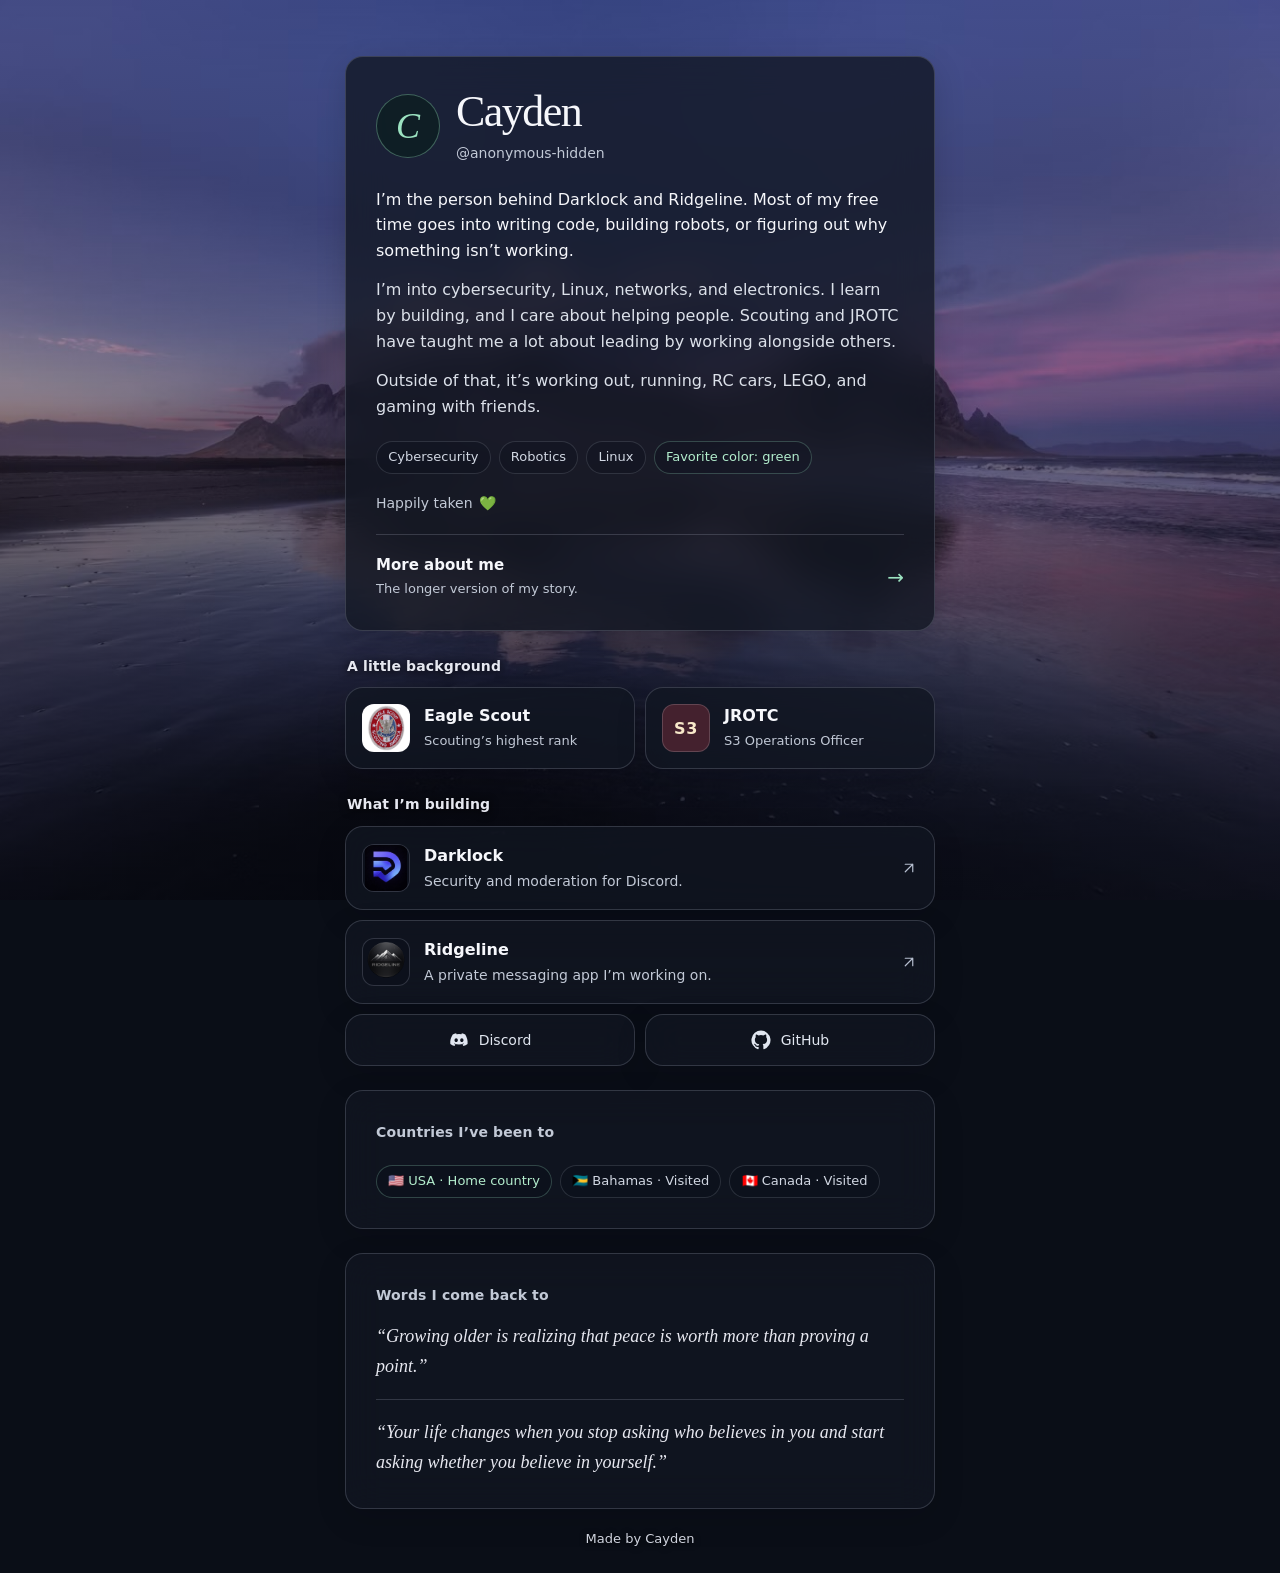
<file: index.html>
<!doctype html>
<html lang="en">
<head>
  <meta charset="utf-8">
  <meta name="viewport" content="width=device-width, initial-scale=1">
  <meta name="theme-color" content="#10151e">
  <meta name="referrer" content="no-referrer">
  <link rel="icon" type="image/svg+xml" href="/assets/favicon.svg">
  <link rel="stylesheet" href="/assets/bio.css">
  <meta name="description" content="Cayden. Code, robotics, and a few things I care about. The person behind Darklock and Ridgeline.">
  <title>Cayden</title>
</head>
<body>
  <main class="profile">
    <section class="surface intro" aria-label="About Cayden">
      <header class="identity">
        <span class="monogram" aria-hidden="true">C</span>
        <div class="identity-copy">
          <h1>Cayden</h1>
          <p class="username">@anonymous-hidden</p>
        </div>
      </header>

      <div class="bio">
        <p>I’m the person behind Darklock and Ridgeline. Most of my free time goes into writing code, building robots, or figuring out why something isn’t working.</p>
        <p>I’m into cybersecurity, Linux, networks, and electronics. I learn by building, and I care about helping people. Scouting and JROTC have taught me a lot about leading by working alongside others.</p>
        <p>Outside of that, it’s working out, running, RC cars, LEGO, and gaming with friends.</p>
      </div>

      <ul class="details" aria-label="Interests">
        <li>Cybersecurity</li>
        <li>Robotics</li>
        <li>Linux</li>
        <li class="favorite">Favorite color: green</li>
      </ul>
      <p class="personal-note">Happily taken <span aria-label="green heart" role="img">💚</span></p>
      <a class="story-link" href="/about.html">
        <span>
          <strong>More about me</strong>
          <small>The longer version of my story.</small>
        </span>
        <span aria-hidden="true">→</span>
      </a>
    </section>

    <section class="profile-section" aria-labelledby="background-title">
      <h2 class="section-heading" id="background-title">A little background</h2>
      <div class="achievements">
        <article class="achievement-card">
          <span class="achievement-image">
            <img src="/assets/eagle-scout-emblem.jpg" alt="" width="48" height="48" decoding="async">
          </span>
          <div class="achievement-copy">
            <h3>Eagle Scout</h3>
            <p>Scouting’s highest rank</p>
          </div>
        </article>
        <article class="achievement-card">
          <span class="jrotc-mark" aria-hidden="true">S3</span>
          <div class="achievement-copy">
            <h3>JROTC</h3>
            <p>S3 Operations Officer</p>
          </div>
        </article>
      </div>
    </section>

    <section class="profile-section" aria-labelledby="projects-title">
      <h2 class="section-heading" id="projects-title">What I’m building</h2>
      <div class="project-links">
        <a class="project-link" href="https://darklock.net/platform" target="_blank" rel="noopener noreferrer">
          <span class="project-icon">
            <img src="/assets/darklock-logo.png" alt="" width="48" height="48" decoding="async">
          </span>
          <span class="project-copy">
            <span class="project-title">Darklock</span>
            <span class="project-note">Security and moderation for Discord.</span>
          </span>
          <span class="outward"><svg viewBox="0 0 24 24" fill="none" stroke="currentColor" stroke-width="1.6" stroke-linecap="round" stroke-linejoin="round" aria-hidden="true" focusable="false"><path d="M7 17 17 7M7 7h10v10"/></svg></span>
        </a>
        <a class="project-link" href="https://darklock.net/ridgeline" target="_blank" rel="noopener noreferrer">
          <span class="project-icon">
            <img src="/assets/ridgeline.png" alt="" width="48" height="48" decoding="async">
          </span>
          <span class="project-copy">
            <span class="project-title">Ridgeline</span>
            <span class="project-note">A private messaging app I’m working on.</span>
          </span>
          <span class="outward"><svg viewBox="0 0 24 24" fill="none" stroke="currentColor" stroke-width="1.6" stroke-linecap="round" stroke-linejoin="round" aria-hidden="true" focusable="false"><path d="M7 17 17 7M7 7h10v10"/></svg></span>
        </a>
      </div>

      <nav class="social-links" aria-label="Contact and code">
        <a class="social-link" href="/discord.html">
          <svg aria-hidden="true" focusable="false" viewBox="0 0 24 24" fill="currentColor"><path d="M19.5 5.34A16.3 16.3 0 0 0 15.44 4l-.5 1.03a15.1 15.1 0 0 0-5.87 0L8.56 4A16.5 16.5 0 0 0 4.5 5.35C1.93 9.2 1.24 12.96 1.59 16.66a16.5 16.5 0 0 0 4.98 2.51l1.2-1.65a10.6 10.6 0 0 1-1.89-.9l.46-.36c3.64 1.69 7.6 1.69 11.2 0l.48.36c-.6.36-1.23.66-1.9.9l1.2 1.65a16.5 16.5 0 0 0 4.98-2.51c.42-4.29-.73-8.01-2.8-11.32ZM8.62 14.4c-1.1 0-2-1.01-2-2.25s.88-2.25 2-2.25c1.12 0 2.02 1.02 2 2.25 0 1.24-.88 2.25-2 2.25Zm6.77 0c-1.1 0-2-1.01-2-2.25s.88-2.25 2-2.25c1.12 0 2.02 1.02 2 2.25 0 1.24-.88 2.25-2 2.25Z"/></svg>
          <span>Discord</span>
        </a>
        <a class="social-link" href="https://github.com/anonymous-hidden" target="_blank" rel="noopener noreferrer">
          <svg aria-hidden="true" focusable="false" viewBox="0 0 24 24" fill="currentColor"><path d="M12 .7a11.5 11.5 0 0 0-3.64 22.4c.58.1.79-.25.79-.56v-2.22c-3.23.7-3.91-1.37-3.91-1.37-.53-1.34-1.29-1.7-1.29-1.7-1.05-.72.08-.7.08-.7 1.17.08 1.78 1.2 1.78 1.2 1.04 1.77 2.72 1.26 3.38.96.1-.75.4-1.26.74-1.55-2.58-.3-5.29-1.29-5.29-5.69 0-1.26.45-2.28 1.19-3.09-.12-.29-.52-1.46.11-3.04 0 0 .97-.31 3.16 1.18a10.9 10.9 0 0 1 5.76 0c2.19-1.49 3.16-1.18 3.16-1.18.63 1.58.23 2.75.11 3.04.74.81 1.19 1.83 1.19 3.09 0 4.42-2.72 5.39-5.3 5.68.42.36.79 1.07.79 2.16v3.22c0 .31.21.67.8.56A11.5 11.5 0 0 0 12 .7Z"/></svg>
          <span>GitHub</span>
        </a>
      </nav>
    </section>

    <section class="surface thoughts" aria-labelledby="countries-title">
      <h2 class="section-heading" id="countries-title">Countries I’ve been to</h2>
      <ul class="details" aria-label="Countries">
        <li class="favorite"><span aria-hidden="true">🇺🇸</span> USA · Home country</li>
        <li><span aria-hidden="true">🇧🇸</span> Bahamas · Visited</li>
        <li><span aria-hidden="true">🇨🇦</span> Canada · Visited</li>
      </ul>
    </section>

    <section class="surface thoughts" aria-labelledby="thoughts-title">
      <h2 class="section-heading" id="thoughts-title">Words I come back to</h2>
      <blockquote>
        <p>“Growing older is realizing that peace is worth more than proving a point.”</p>
      </blockquote>
      <blockquote>
        <p>“Your life changes when you stop asking who believes in you and start asking whether you believe in yourself.”</p>
      </blockquote>
    </section>

    <footer>Made by Cayden</footer>
  </main>
</body>
</html>
</file>
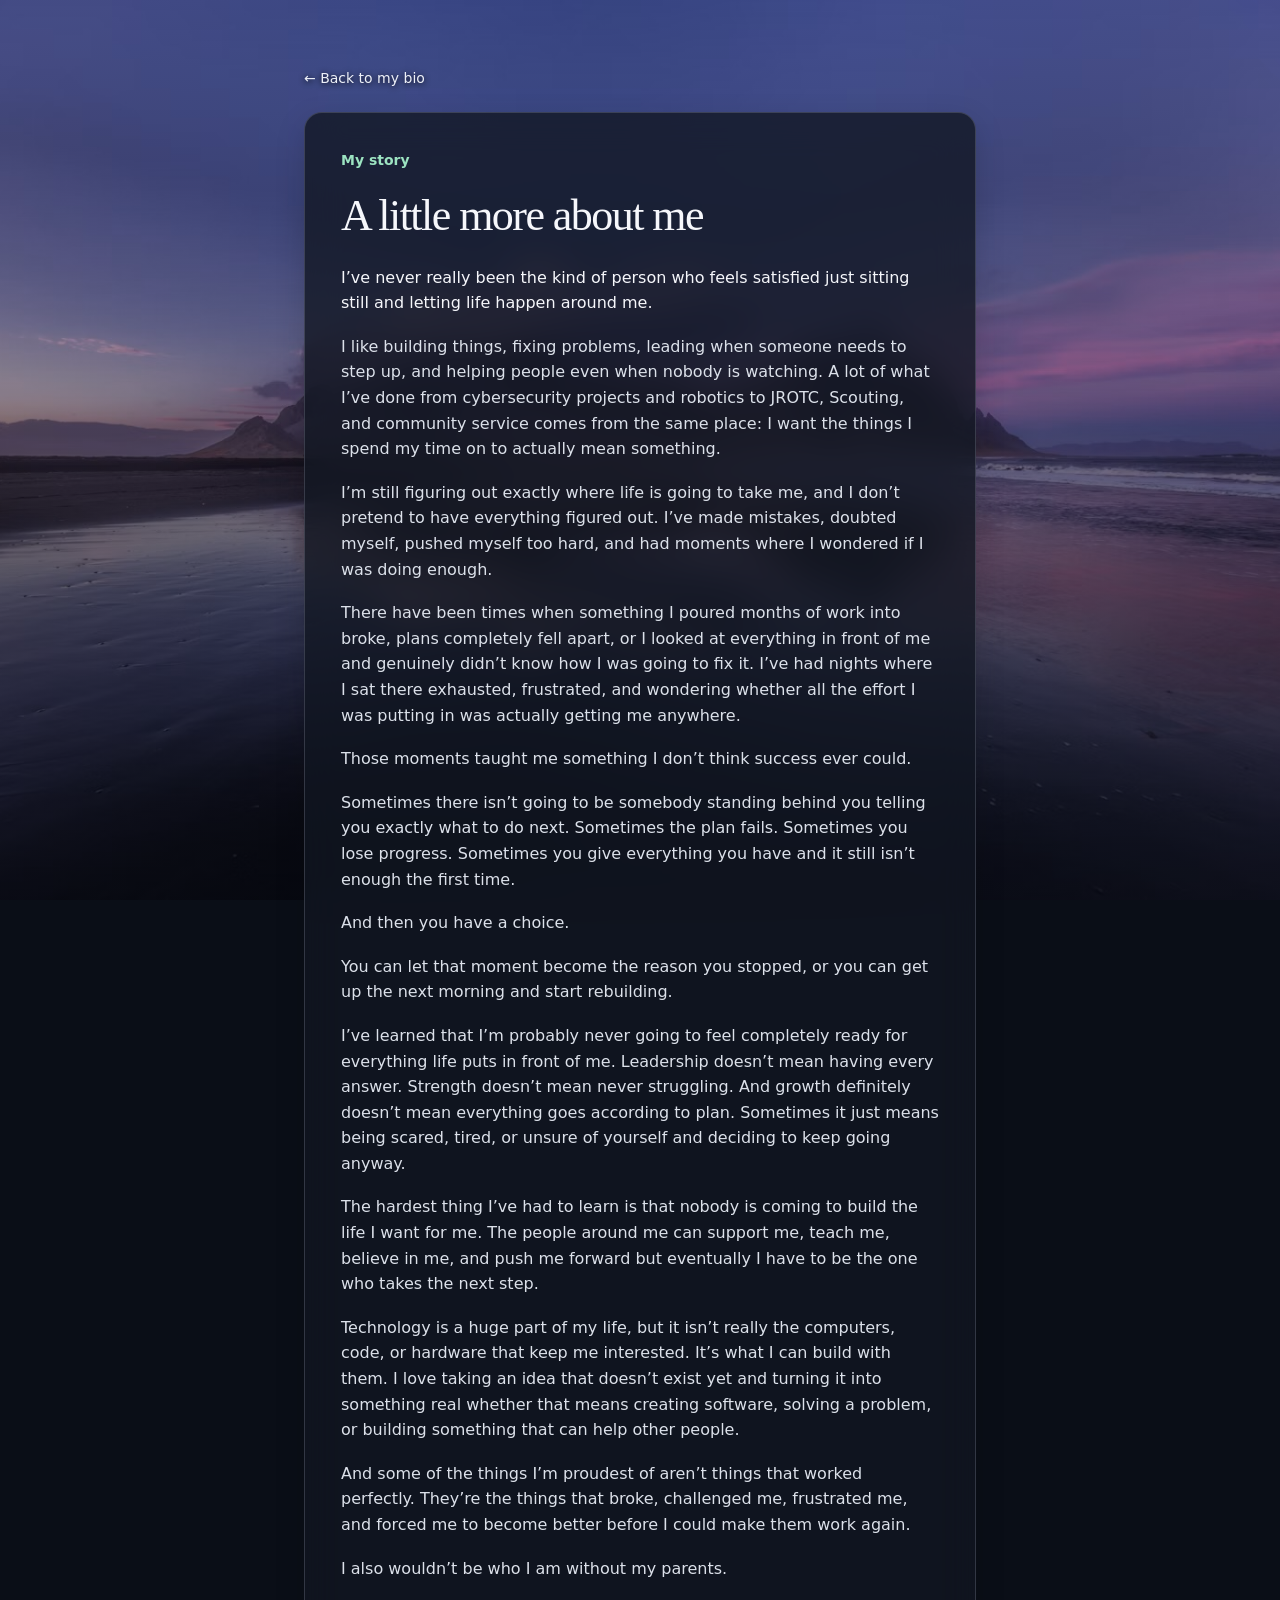
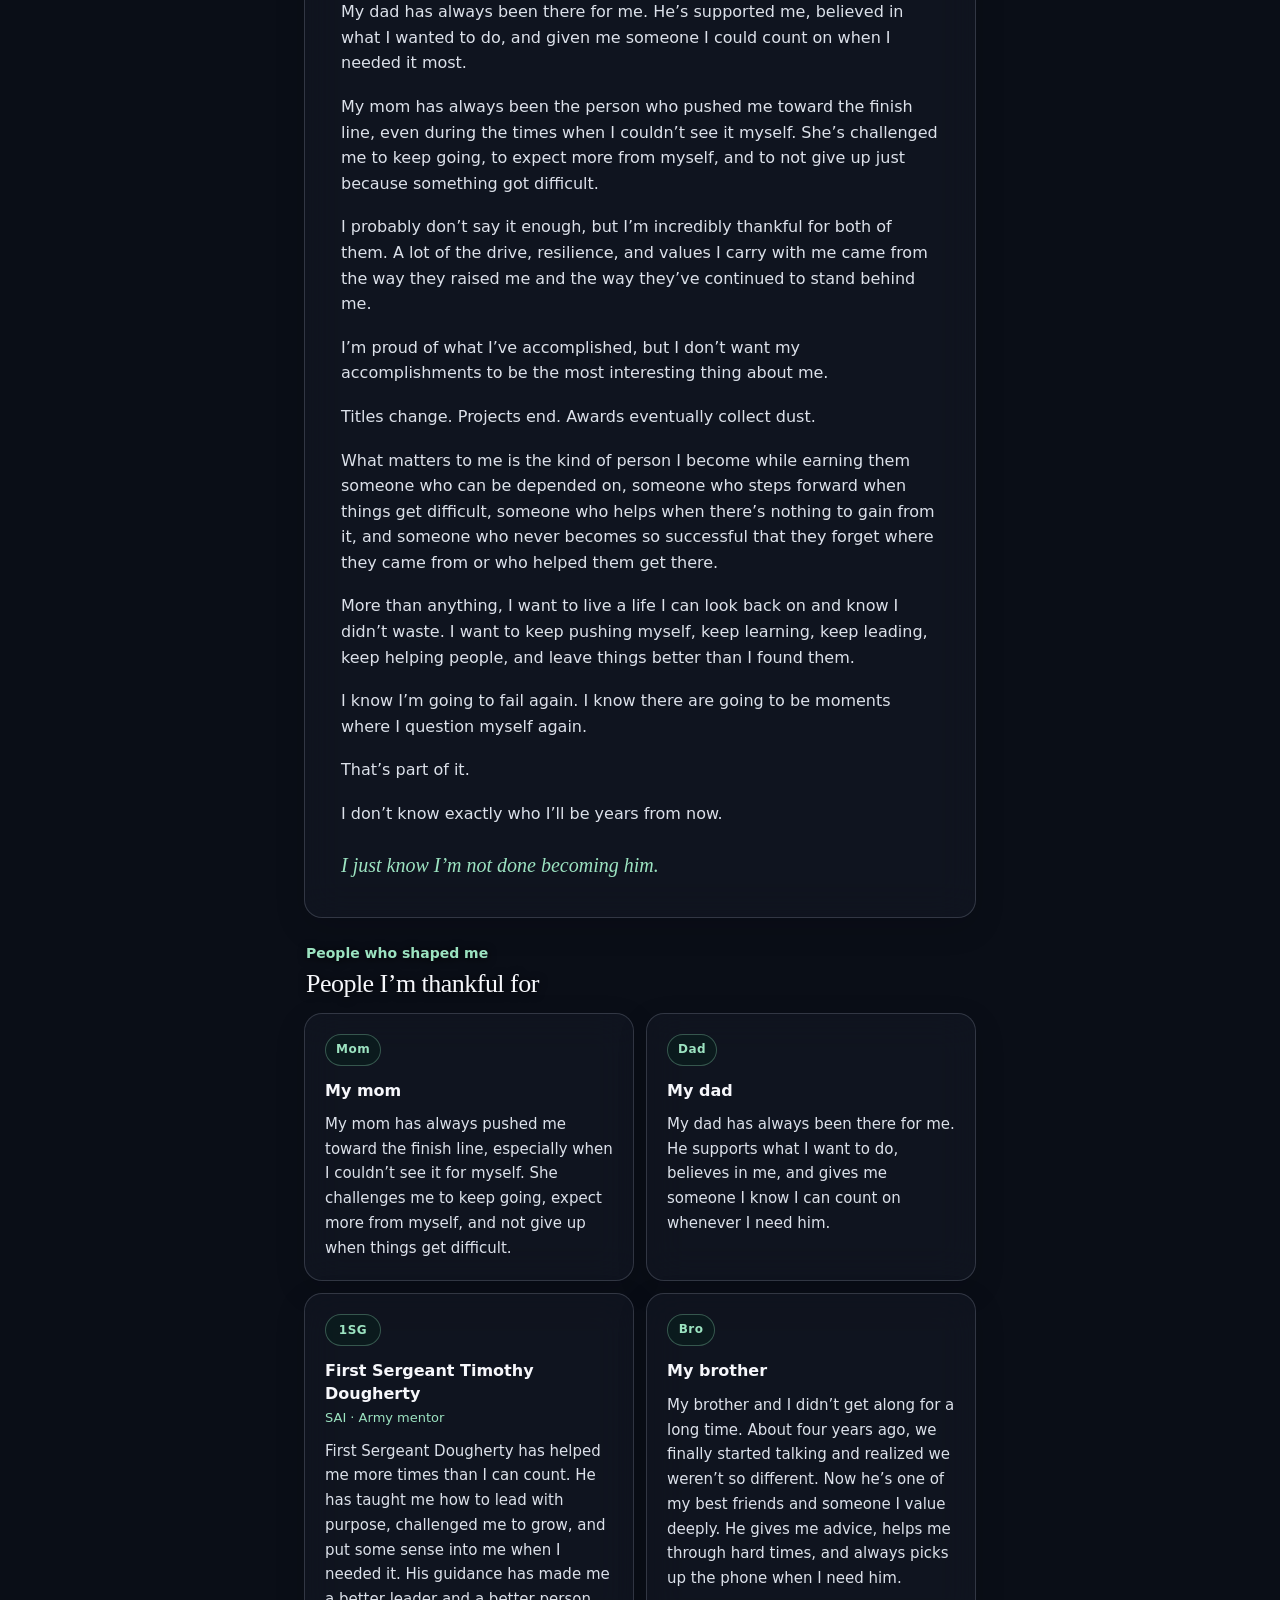
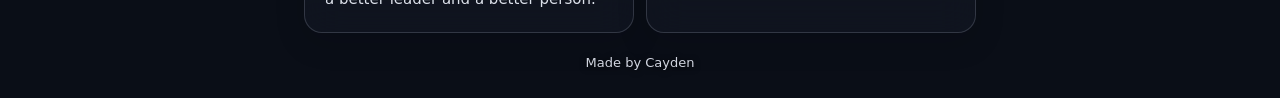
<file: about.html>
<!doctype html>
<html lang="en">
<head>
  <meta charset="utf-8">
  <meta name="viewport" content="width=device-width, initial-scale=1">
  <meta name="theme-color" content="#10151e">
  <meta name="referrer" content="no-referrer">
  <link rel="icon" type="image/svg+xml" href="/assets/favicon.svg">
  <link rel="stylesheet" href="/assets/bio.css">
  <meta name="description" content="A little more about Cayden, what drives him, and the people who shaped him.">
  <title>More about me · Cayden</title>
</head>
<body>
  <main class="story">
    <a class="back-link" href="/">← Back to my bio</a>

    <article class="surface story-card">
      <p class="utility-label">My story</p>
      <h1>A little more about me</h1>

      <div class="story-copy">
        <p>I’ve never really been the kind of person who feels satisfied just sitting still and letting life happen around me.</p>

        <p>I like building things, fixing problems, leading when someone needs to step up, and helping people even when nobody is watching. A lot of what I’ve done from cybersecurity projects and robotics to JROTC, Scouting, and community service comes from the same place: I want the things I spend my time on to actually mean something.</p>

        <p>I’m still figuring out exactly where life is going to take me, and I don’t pretend to have everything figured out. I’ve made mistakes, doubted myself, pushed myself too hard, and had moments where I wondered if I was doing enough.</p>

        <p>There have been times when something I poured months of work into broke, plans completely fell apart, or I looked at everything in front of me and genuinely didn’t know how I was going to fix it. I’ve had nights where I sat there exhausted, frustrated, and wondering whether all the effort I was putting in was actually getting me anywhere.</p>

        <p>Those moments taught me something I don’t think success ever could.</p>

        <p>Sometimes there isn’t going to be somebody standing behind you telling you exactly what to do next. Sometimes the plan fails. Sometimes you lose progress. Sometimes you give everything you have and it still isn’t enough the first time.</p>

        <p>And then you have a choice.</p>

        <p>You can let that moment become the reason you stopped, or you can get up the next morning and start rebuilding.</p>

        <p>I’ve learned that I’m probably never going to feel completely ready for everything life puts in front of me. Leadership doesn’t mean having every answer. Strength doesn’t mean never struggling. And growth definitely doesn’t mean everything goes according to plan. Sometimes it just means being scared, tired, or unsure of yourself and deciding to keep going anyway.</p>

        <p>The hardest thing I’ve had to learn is that nobody is coming to build the life I want for me. The people around me can support me, teach me, believe in me, and push me forward but eventually I have to be the one who takes the next step.</p>

        <p>Technology is a huge part of my life, but it isn’t really the computers, code, or hardware that keep me interested. It’s what I can build with them. I love taking an idea that doesn’t exist yet and turning it into something real whether that means creating software, solving a problem, or building something that can help other people.</p>

        <p>And some of the things I’m proudest of aren’t things that worked perfectly. They’re the things that broke, challenged me, frustrated me, and forced me to become better before I could make them work again.</p>

        <p>I also wouldn’t be who I am without my parents.</p>

        <p>My dad has always been there for me. He’s supported me, believed in what I wanted to do, and given me someone I could count on when I needed it most.</p>

        <p>My mom has always been the person who pushed me toward the finish line, even during the times when I couldn’t see it myself. She’s challenged me to keep going, to expect more from myself, and to not give up just because something got difficult.</p>

        <p>I probably don’t say it enough, but I’m incredibly thankful for both of them. A lot of the drive, resilience, and values I carry with me came from the way they raised me and the way they’ve continued to stand behind me.</p>

        <p>I’m proud of what I’ve accomplished, but I don’t want my accomplishments to be the most interesting thing about me.</p>

        <p>Titles change. Projects end. Awards eventually collect dust.</p>

        <p>What matters to me is the kind of person I become while earning them someone who can be depended on, someone who steps forward when things get difficult, someone who helps when there’s nothing to gain from it, and someone who never becomes so successful that they forget where they came from or who helped them get there.</p>

        <p>More than anything, I want to live a life I can look back on and know I didn’t waste. I want to keep pushing myself, keep learning, keep leading, keep helping people, and leave things better than I found them.</p>

        <p>I know I’m going to fail again. I know there are going to be moments where I question myself again.</p>

        <p>That’s part of it.</p>

        <p>I don’t know exactly who I’ll be years from now.</p>

        <p class="story-ending">I just know I’m not done becoming him.</p>
      </div>
    </article>

    <section class="gratitude" aria-labelledby="gratitude-title">
      <header class="gratitude-heading">
        <p class="utility-label">People who shaped me</p>
        <h2 id="gratitude-title">People I’m thankful for</h2>
      </header>

      <div class="gratitude-grid">
        <article class="gratitude-card">
          <span class="gratitude-mark" aria-hidden="true">Mom</span>
          <div>
            <h3>My mom</h3>
            <p>My mom has always pushed me toward the finish line, especially when I couldn’t see it for myself. She challenges me to keep going, expect more from myself, and not give up when things get difficult.</p>
          </div>
        </article>

        <article class="gratitude-card">
          <span class="gratitude-mark" aria-hidden="true">Dad</span>
          <div>
            <h3>My dad</h3>
            <p>My dad has always been there for me. He supports what I want to do, believes in me, and gives me someone I know I can count on whenever I need him.</p>
          </div>
        </article>

        <article class="gratitude-card">
          <span class="gratitude-mark gratitude-mark-wide" aria-hidden="true">1SG</span>
          <div>
            <h3>First Sergeant Timothy Dougherty</h3>
            <p class="gratitude-role">SAI · Army mentor</p>
            <p>First Sergeant Dougherty has helped me more times than I can count. He has taught me how to lead with purpose, challenged me to grow, and put some sense into me when I needed it. His guidance has made me a better leader and a better person.</p>
          </div>
        </article>

        <article class="gratitude-card">
          <span class="gratitude-mark" aria-hidden="true">Bro</span>
          <div>
            <h3>My brother</h3>
            <p>My brother and I didn’t get along for a long time. About four years ago, we finally started talking and realized we weren’t so different. Now he’s one of my best friends and someone I value deeply. He gives me advice, helps me through hard times, and always picks up the phone when I need him.</p>
          </div>
        </article>
      </div>
    </section>

    <footer>Made by Cayden</footer>
  </main>
</body>
</html>
</file>
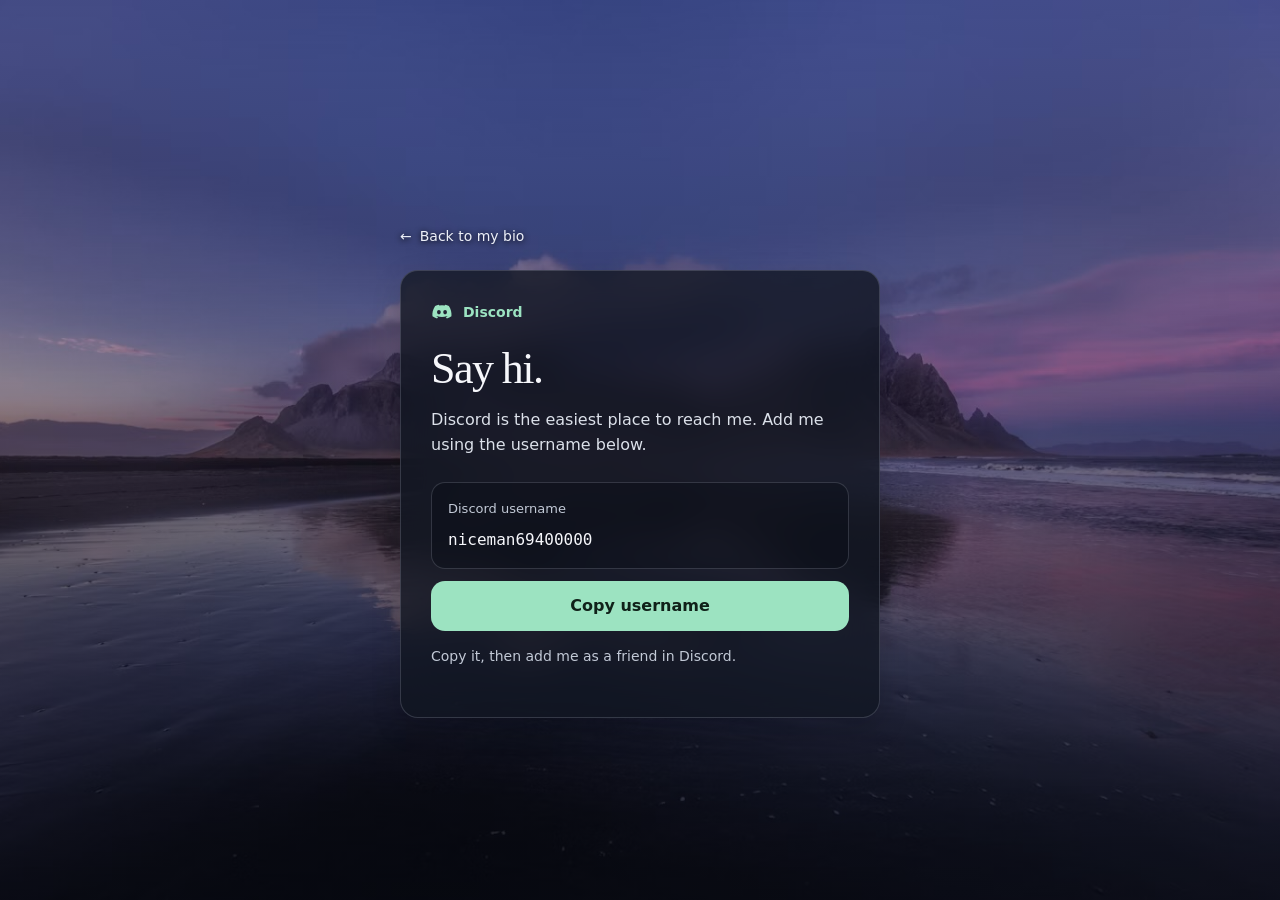
<file: discord.html>
<!doctype html>
<html lang="en">
<head>
  <meta charset="utf-8">
  <meta name="viewport" content="width=device-width, initial-scale=1">
  <meta name="theme-color" content="#10151e">
  <meta name="referrer" content="no-referrer">
  <link rel="icon" type="image/svg+xml" href="/assets/favicon.svg">
  <link rel="stylesheet" href="/assets/bio.css">
  <meta name="description" content="Find Cayden on Discord.">
  <title>Discord | Cayden</title>
</head>
<body>
  <main class="utility">
    <a class="back-link" href="/"><span aria-hidden="true">←</span> Back to my bio</a>
    <section class="surface utility-card" aria-labelledby="discord-title">
      <p class="utility-label"><svg aria-hidden="true" focusable="false" viewBox="0 0 24 24" fill="currentColor"><path d="M19.5 5.34A16.3 16.3 0 0 0 15.44 4l-.5 1.03a15.1 15.1 0 0 0-5.87 0L8.56 4A16.5 16.5 0 0 0 4.5 5.35C1.93 9.2 1.24 12.96 1.59 16.66a16.5 16.5 0 0 0 4.98 2.51l1.2-1.65a10.6 10.6 0 0 1-1.89-.9l.46-.36c3.64 1.69 7.6 1.69 11.2 0l.48.36c-.6.36-1.23.66-1.9.9l1.2 1.65a16.5 16.5 0 0 0 4.98-2.51c.42-4.29-.73-8.01-2.8-11.32ZM8.62 14.4c-1.1 0-2-1.01-2-2.25s.88-2.25 2-2.25c1.12 0 2.02 1.02 2 2.25 0 1.24-.88 2.25-2 2.25Zm6.77 0c-1.1 0-2-1.01-2-2.25s.88-2.25 2-2.25c1.12 0 2.02 1.02 2 2.25 0 1.24-.88 2.25-2 2.25Z"/></svg><span>Discord</span></p>
      <h1 id="discord-title">Say hi.</h1>
      <p class="utility-copy">Discord is the easiest place to reach me. Add me using the username below.</p>
      <div class="username-box">
        <span class="small-label">Discord username</span>
        <code class="discord-username" id="username">niceman69400000</code>
      </div>
      <button class="button" id="copyButton" type="button" hidden>Copy username</button>
      <p class="status-message" id="copyStatus" role="status" aria-live="polite">Select the username to copy it.</p>
    </section>
  </main>
  <script>
    (() => {
      const button = document.getElementById("copyButton");
      const username = document.getElementById("username");
      const status = document.getElementById("copyStatus");
      let resetTimer;
      button.hidden = false;
      status.textContent = "Copy it, then add me as a friend in Discord.";

      button.addEventListener("click", async () => {
        clearTimeout(resetTimer);
        button.disabled = true;
        button.setAttribute("aria-busy", "true");
        button.textContent = "Copying…";
        try {
          if (!navigator.clipboard?.writeText) throw new Error("Clipboard unavailable");
          await navigator.clipboard.writeText(username.textContent.trim());
          button.textContent = "Copied";
          status.textContent = "Username copied. See you on Discord.";
        } catch {
          button.textContent = "Copy username";
          status.textContent = "Couldn’t copy automatically. Select the username above to copy it.";
        } finally {
          button.disabled = false;
          button.removeAttribute("aria-busy");
          resetTimer = setTimeout(() => {
            button.textContent = "Copy username";
          }, 2500);
        }
      });
    })();
  </script>
</body>
</html>
</file>
<file: assets/bio.css>
:root {
  color-scheme: dark;
  --background: #0a0e17;
  --surface: rgba(17, 23, 34, 0.78);
  --surface-hover: rgba(26, 34, 47, 0.92);
  --border: rgba(224, 228, 245, 0.17);
  --text: #f6f7fb;
  --muted: #c2c9d6;
  --green: #9ce3c1;
  --radius: 1.125rem;
  font-family: ui-sans-serif, system-ui, -apple-system, BlinkMacSystemFont, "Segoe UI", sans-serif;
}

* { box-sizing: border-box; }
[hidden] { display: none !important; }

body {
  min-height: 100vh;
  min-height: 100svh;
  margin: 0;
  padding: clamp(1.5rem, 5vw, 3.5rem) max(1rem, env(safe-area-inset-right)) max(1.5rem, env(safe-area-inset-bottom)) max(1rem, env(safe-area-inset-left));
  display: flex;
  align-items: center;
  justify-content: center;
  position: relative;
  isolation: isolate;
  background: var(--background);
  color: var(--text);
  font-size: 1rem;
  line-height: 1.6;
  -webkit-font-smoothing: antialiased;
}

body::before {
  content: "";
  position: fixed;
  inset: 0;
  z-index: -1;
  background:
    linear-gradient(180deg, rgba(9, 10, 26, 0.26), rgba(6, 9, 18, 0.68)),
    url("mountain-sunset.jpeg") center / cover no-repeat;
  pointer-events: none;
}

a { color: inherit; }
img { display: block; max-width: 100%; }
button { font: inherit; }
h1, h2, h3, p { margin: 0; }
::selection { color: #08150f; background: var(--green); }

:focus-visible {
  outline: 2px solid var(--green);
  outline-offset: 5px;
}

.profile {
  width: min(100%, 36.875rem);
  min-width: 0;
}

.surface,
.achievement-card,
.project-link,
.social-link,
.gratitude-card {
  border: 1px solid var(--border);
  border-radius: var(--radius);
  background: #141b27;
  box-shadow: 0 10px 30px rgba(3, 5, 12, 0.15);
}

@supports ((backdrop-filter: blur(1px)) or (-webkit-backdrop-filter: blur(1px))) {
  .surface,
  .achievement-card,
  .project-link,
  .social-link,
  .gratitude-card {
    background: var(--surface);
    backdrop-filter: blur(18px);
    -webkit-backdrop-filter: blur(18px);
  }
}

.intro,
.thoughts,
.utility-card {
  padding: clamp(1.25rem, 5vw, 1.875rem);
}

.identity {
  display: flex;
  align-items: center;
  gap: 1rem;
  margin-bottom: 1.375rem;
}

.monogram {
  display: flex;
  align-items: center;
  justify-content: center;
  flex: 0 0 4rem;
  width: 4rem;
  height: 4rem;
  border: 1px solid rgba(156, 227, 193, 0.35);
  border-radius: 50%;
  background: rgba(10, 32, 29, 0.65);
  color: var(--green);
  font: italic 2.25rem/1 Georgia, "Times New Roman", serif;
}

.identity-copy { min-width: 0; }

h1 {
  font: 400 clamp(2.125rem, 7vw, 2.75rem)/1.12 Georgia, "Times New Roman", serif;
  letter-spacing: -0.035em;
  overflow-wrap: anywhere;
}

.username {
  margin-top: 0.375rem;
  color: var(--muted);
  font-size: 0.875rem;
  overflow-wrap: anywhere;
}

.bio { color: #dce1ea; }
.bio p + p { margin-top: 0.875rem; }
.bio p:first-child { color: var(--text); }

.details {
  display: flex;
  flex-wrap: wrap;
  gap: 0.5rem;
  padding: 0;
  margin: 1.375rem 0 0;
  list-style: none;
}

.details li {
  padding: 0.3rem 0.7rem;
  border: 1px solid rgba(219, 226, 240, 0.14);
  border-radius: 999px;
  background: rgba(6, 12, 22, 0.23);
  color: #d2d8e3;
  font-size: 0.8125rem;
}

.details .favorite {
  color: #b3edcd;
  border-color: rgba(156, 227, 193, 0.25);
}

.personal-note {
  margin-top: 1.125rem;
  color: var(--muted);
  font-size: 0.875rem;
}

.personal-note span { margin-left: 0.125rem; }

.story-link {
  display: flex;
  align-items: center;
  justify-content: space-between;
  gap: 1rem;
  margin-top: 1.25rem;
  padding-top: 1.125rem;
  border-top: 1px solid var(--border);
  color: var(--text);
  text-decoration: none;
}

.story-link strong,
.story-link small { display: block; }
.story-link strong { font-size: 0.9375rem; font-weight: 600; }
.story-link small { margin-top: 0.125rem; color: var(--muted); font-size: 0.8125rem; }
.story-link > span:last-child { color: var(--green); font-size: 1.25rem; transition: transform 160ms ease; }

.profile-section { margin-top: 1.5rem; }

.section-heading {
  margin: 0 0 0.625rem 0.125rem;
  color: #e7e9f1;
  font-size: 0.875rem;
  font-weight: 600;
  letter-spacing: 0.01em;
  text-shadow: 0 1px 8px rgba(0, 0, 0, 0.9);
}

.achievements {
  display: flex;
  flex-wrap: wrap;
  gap: 0.625rem;
}

.achievement-card {
  display: flex;
  align-items: center;
  flex: 1 1 15rem;
  min-width: 0;
  gap: 0.875rem;
  padding: 1rem;
}

.achievement-image,
.jrotc-mark {
  flex: 0 0 3rem;
  width: 3rem;
  height: 3rem;
  border: 1px solid rgba(236, 229, 235, 0.18);
  border-radius: 0.75rem;
  overflow: hidden;
}

.achievement-image { background: #fff; }
.achievement-image img { width: 100%; height: 100%; object-fit: contain; }

.jrotc-mark {
  display: flex;
  align-items: center;
  justify-content: center;
  background: #44212e;
  color: #f8e9ca;
  font-size: 1rem;
  font-weight: 650;
  letter-spacing: 0.04em;
}

.achievement-copy { min-width: 0; overflow-wrap: anywhere; }
.achievement-copy h3 { font-size: 1rem; font-weight: 600; line-height: 1.4; }
.achievement-copy p { margin-top: 0.2rem; color: var(--muted); font-size: 0.8125rem; }

.project-links { display: flex; flex-direction: column; gap: 0.625rem; }

.project-link {
  display: flex;
  align-items: center;
  gap: 0.875rem;
  min-height: 5.25rem;
  padding: 1rem;
  text-decoration: none;
  transition: background-color 160ms ease, border-color 160ms ease, transform 160ms ease;
}

.project-icon {
  width: 3rem;
  height: 3rem;
  flex: 0 0 3rem;
  overflow: hidden;
  border: 1px solid rgba(225, 231, 255, 0.17);
  border-radius: 0.75rem;
  background: #0c101b;
}

.project-icon img { width: 100%; height: 100%; object-fit: contain; }
.project-copy { flex: 1; min-width: 0; overflow-wrap: anywhere; }
.project-title { display: block; font-size: 1rem; font-weight: 600; }
.project-note { display: block; margin-top: 0.125rem; color: var(--muted); font-size: 0.875rem; line-height: 1.5; }
.outward { flex: 0 0 1.125rem; color: #b6becf; }
.outward svg { display: block; width: 1.125rem; height: 1.125rem; }

.social-links {
  display: flex;
  flex-wrap: wrap;
  gap: 0.625rem;
  margin-top: 0.625rem;
}

.social-link {
  display: flex;
  flex: 1 1 9rem;
  align-items: center;
  justify-content: center;
  gap: 0.625rem;
  min-height: 3.25rem;
  padding: 0.75rem 1rem;
  color: #e1e6f0;
  font-size: 0.875rem;
  font-weight: 500;
  text-decoration: none;
  transition: background-color 160ms ease, border-color 160ms ease;
}

.social-link svg { flex: 0 0 1.25rem; width: 1.25rem; height: 1.25rem; }

.thoughts { margin-top: 1.5rem; }
.thoughts .section-heading { margin-left: 0; margin-bottom: 1rem; color: var(--muted); text-shadow: none; }
.thoughts blockquote { margin: 0; color: #e7e8f0; font: italic 1.125rem/1.65 Georgia, "Times New Roman", serif; }
.thoughts blockquote + blockquote { margin-top: 1.125rem; padding-top: 1.125rem; border-top: 1px solid var(--border); }

footer {
  margin-top: 1.25rem;
  color: #d3d7e2;
  text-align: center;
  text-shadow: 0 1px 6px #000;
  font-size: 0.8125rem;
}

.utility { width: min(100%, 30rem); min-width: 0; }
.story { width: min(100%, 42rem); min-width: 0; }
.back-link { display: inline-flex; align-items: center; gap: 0.5rem; min-height: 2.75rem; margin-bottom: 0.75rem; color: #edf0f8; font-size: 0.875rem; text-decoration: none; text-shadow: 0 1px 6px #000; }
.back-link:hover { text-decoration: underline; text-underline-offset: 0.25em; }

.utility-label { display: flex; align-items: center; gap: 0.625rem; margin-bottom: 1.25rem; color: var(--green); font-size: 0.875rem; font-weight: 600; }
.utility-label svg { width: 1.375rem; height: 1.375rem; }
.utility-card h1 { margin-bottom: 0.875rem; }
.utility-copy { color: #dce1ea; }
.username-box { margin-top: 1.5rem; padding: 1rem; border: 1px solid var(--border); border-radius: 0.875rem; background: rgba(6, 11, 19, 0.38); }
.small-label { display: block; margin-bottom: 0.5rem; color: var(--muted); font-size: 0.8125rem; }
.discord-username { display: block; color: var(--text); font: 1rem/1.5 ui-monospace, SFMono-Regular, Consolas, monospace; overflow-wrap: anywhere; user-select: all; -webkit-user-select: all; }

.button {
  display: inline-flex;
  align-items: center;
  justify-content: center;
  min-height: 3rem;
  width: 100%;
  margin-top: 0.75rem;
  padding: 0.75rem 1rem;
  border: 1px solid transparent;
  border-radius: 0.875rem;
  background: var(--green);
  color: #102119;
  font-size: 1rem;
  font-weight: 650;
  line-height: 1.5;
  text-decoration: none;
  cursor: pointer;
  transition: background-color 160ms ease;
}

.button:disabled { cursor: wait; opacity: 0.8; }
.status-message { min-height: 3em; margin-top: 0.875rem; color: var(--muted); font-size: 0.875rem; }
.error-card .button { margin-top: 1.5rem; }

.story-card { padding: clamp(1.375rem, 5vw, 2.25rem); }
.story-card h1 { margin-bottom: 1.5rem; }
.story-copy { color: #dce1ea; }
.story-copy p + p { margin-top: 1.125rem; }
.story-copy p:first-child { color: var(--text); }
.story-ending {
  padding-top: 0.25rem;
  color: var(--green);
  font: italic 1.25rem/1.6 Georgia, "Times New Roman", serif;
}

.gratitude { margin-top: 1.5rem; }

.gratitude-heading {
  margin: 0 0 0.75rem 0.125rem;
}

.gratitude-heading .utility-label {
  margin-bottom: 0.25rem;
  text-shadow: 0 1px 8px rgba(0, 0, 0, 0.9);
}

.gratitude-heading h2 {
  font: 400 1.625rem/1.25 Georgia, "Times New Roman", serif;
  letter-spacing: -0.02em;
  text-shadow: 0 1px 8px rgba(0, 0, 0, 0.9);
}

.gratitude-grid {
  display: grid;
  gap: 0.75rem;
}

.gratitude-card {
  min-width: 0;
  padding: 1.25rem;
}

.gratitude-mark {
  display: inline-flex;
  align-items: center;
  justify-content: center;
  min-width: 3rem;
  min-height: 2rem;
  margin-bottom: 0.875rem;
  padding: 0.25rem 0.625rem;
  border: 1px solid rgba(156, 227, 193, 0.3);
  border-radius: 999px;
  background: rgba(10, 32, 29, 0.56);
  color: var(--green);
  font-size: 0.75rem;
  font-weight: 700;
  letter-spacing: 0.04em;
}

.gratitude-mark-wide { min-width: 3.5rem; }
.gratitude-card h3 { font-size: 1rem; font-weight: 650; line-height: 1.4; }
.gratitude-card p { margin-top: 0.625rem; color: #dce1ea; font-size: 0.9375rem; line-height: 1.65; }
.gratitude-card .gratitude-role { margin-top: 0.125rem; color: var(--green); font-size: 0.8125rem; }

@media (min-width: 40rem) {
  .gratitude-grid { grid-template-columns: repeat(2, minmax(0, 1fr)); }
}

@media (hover: hover) and (pointer: fine) {
  .story-link:hover > span:last-child { transform: translateX(0.2rem); }
  .project-link:hover { transform: translateY(-2px); border-color: rgba(183, 209, 210, 0.45); background: var(--surface-hover); }
  .social-link:hover { border-color: rgba(183, 209, 210, 0.45); background: var(--surface-hover); }
  .button:hover:not(:disabled) { background: #b2eed2; }
}

@media (max-width: 24rem) {
  .identity { gap: 0.75rem; }
  .monogram { flex-basis: 3.25rem; width: 3.25rem; height: 3.25rem; font-size: 1.875rem; }
  .outward { display: none; }
}

@media (prefers-reduced-motion: reduce) {
  *, *::before, *::after { animation: none !important; transition: none !important; }
  .project-link:hover { transform: none; }
}
</file>
